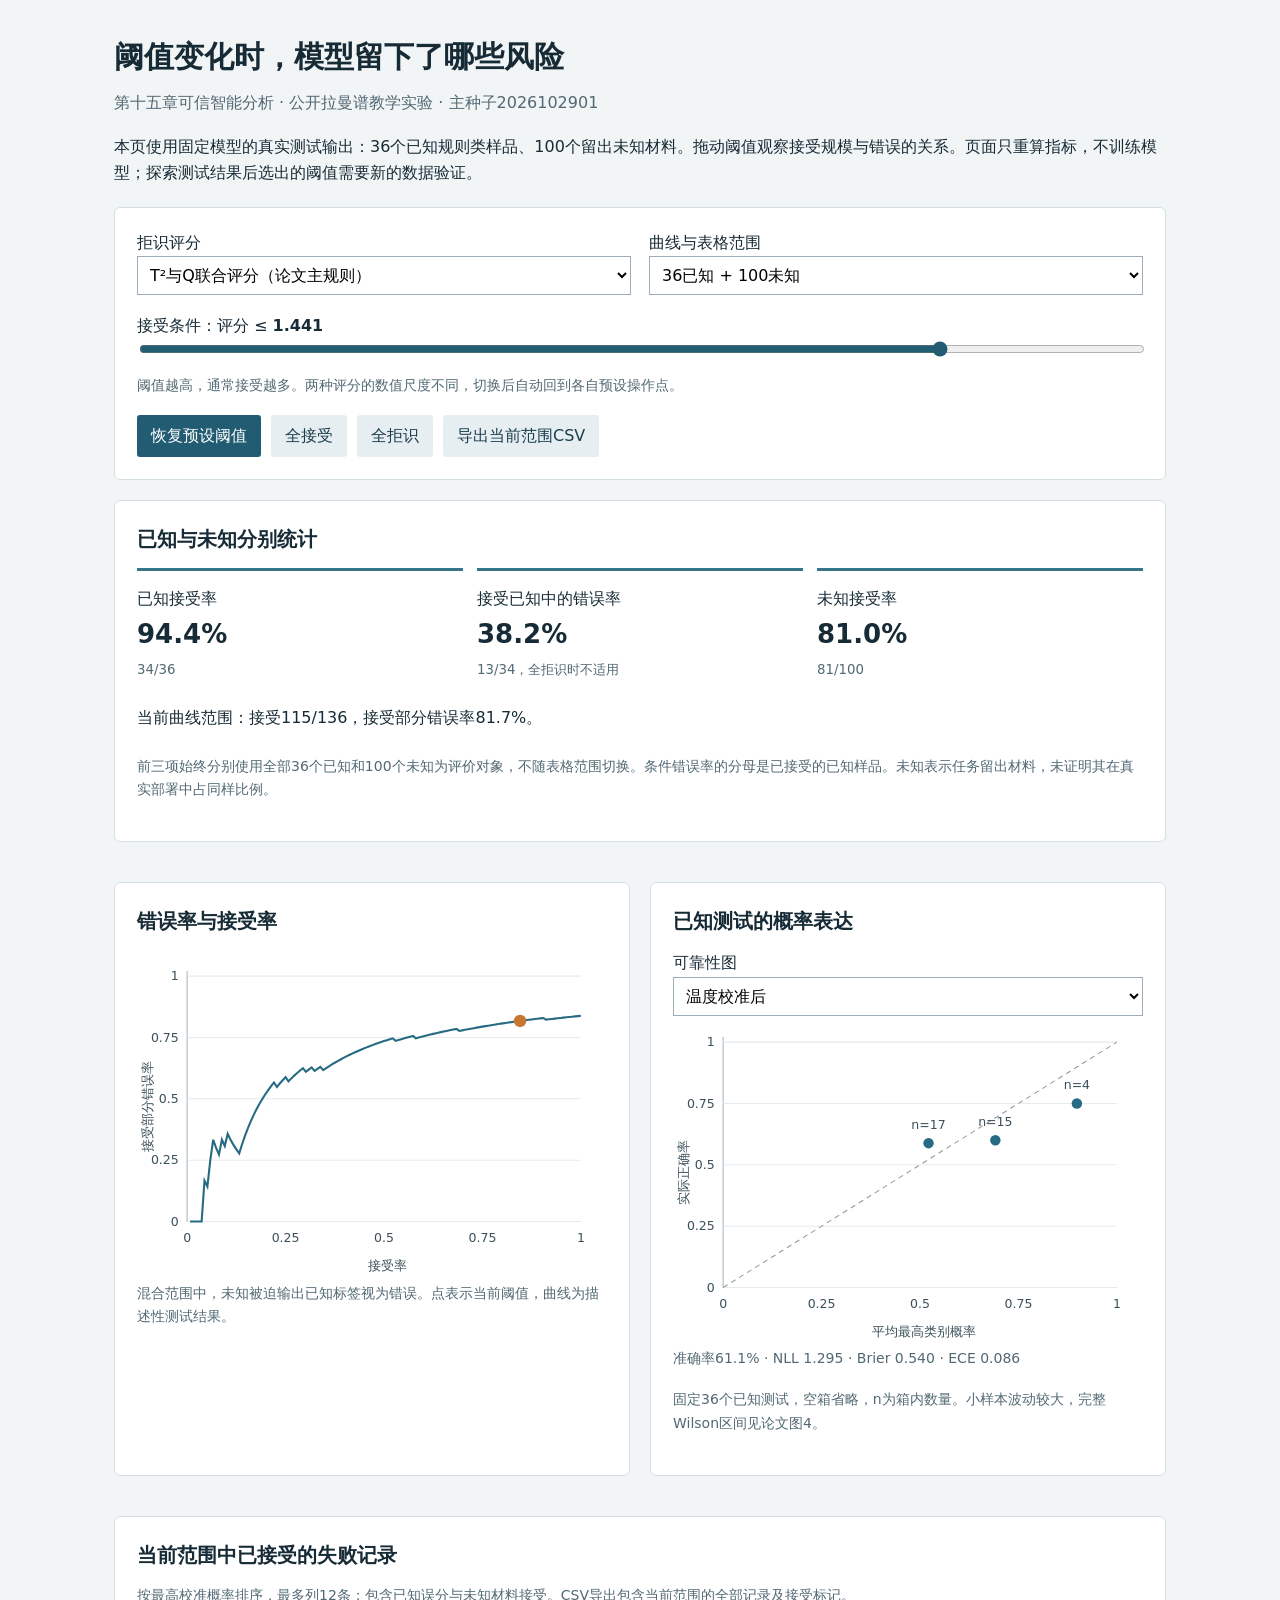
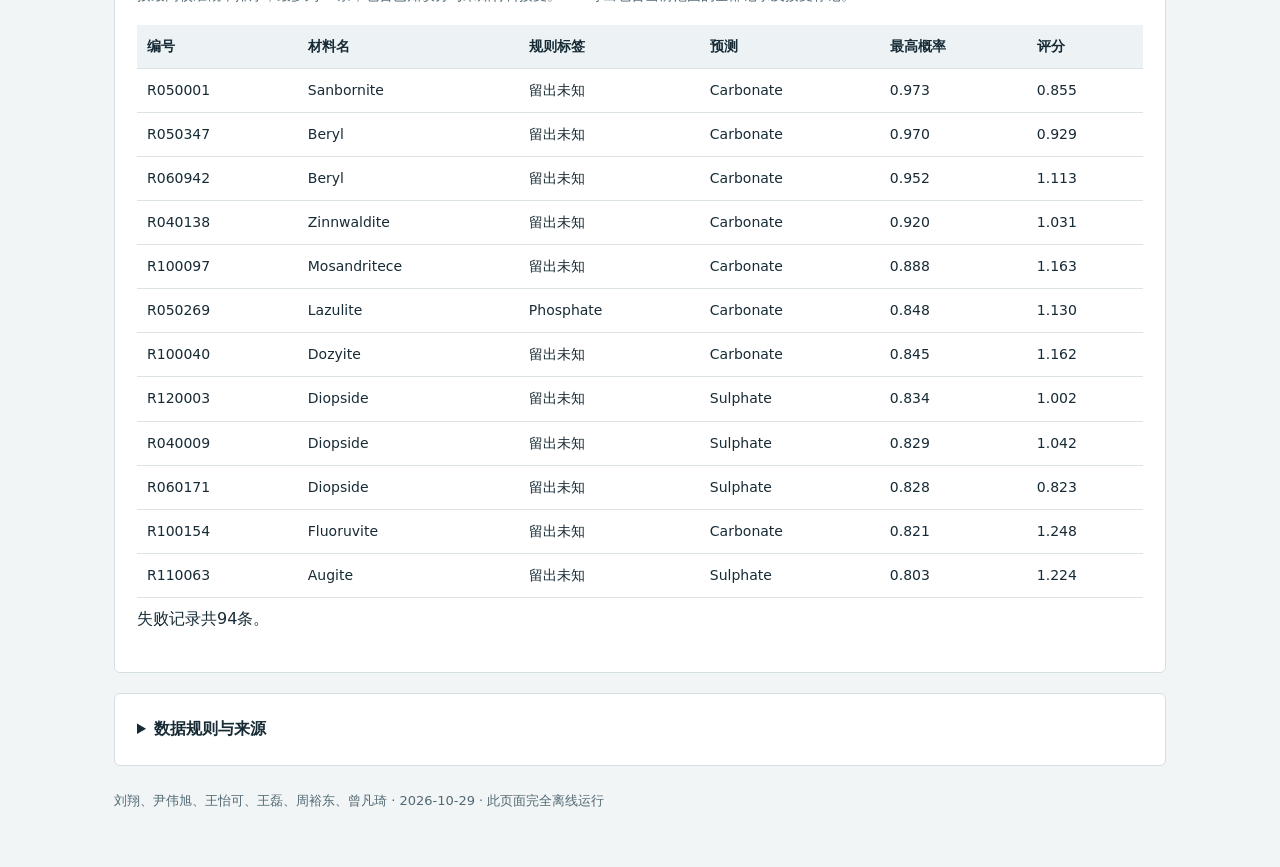
<file: assets/ch15/threshold-lab.html>
<!doctype html>
<html lang="zh-CN"><meta charset="utf-8"><meta name="viewport" content="width=device-width,initial-scale=1"><title>可信智能分析 阈值与风险</title>
<style>
:root{font-family:"Microsoft YaHei",system-ui,sans-serif;color:#172b36;background:#f2f5f6;line-height:1.65}*{box-sizing:border-box}body{margin:0}main{max-width:1100px;margin:auto;padding:32px 24px}h1{font-size:30px;margin:0}h2{font-size:20px;margin:0 0 12px}p{margin:8px 0 18px}.muted{color:#536873}.panel{background:#fff;padding:22px;margin:20px 0;border:1px solid #d3dfe3;border-radius:6px}.controls{display:grid;grid-template-columns:1fr 1fr;gap:18px}select,button,input{font:inherit}select{width:100%;padding:8px;border:1px solid #9bafb9;background:white}button{padding:8px 14px;background:#225c72;color:white;border:0;border-radius:3px;cursor:pointer}button.secondary{background:#e7eef1;color:#183e4d}button:focus-visible,select:focus-visible,input:focus-visible{outline:3px solid #d08428;outline-offset:3px}.threshold{margin-top:18px}input[type=range]{width:100%;accent-color:#225c72}output{font-variant-numeric:tabular-nums;font-weight:700}.buttons{display:flex;flex-wrap:wrap;gap:10px;margin-top:10px}.stats{display:grid;grid-template-columns:repeat(3,1fr);gap:14px}.stat{padding:15px 0;border-top:3px solid #367489}.stat strong{font-size:26px;display:block}.stat small{color:#526974}.charts{display:grid;grid-template-columns:1fr 1fr;gap:20px}svg{display:block;width:100%;background:#fff}svg text{font-family:inherit;font-size:12px;fill:#3b505b}.note{font-size:14px;color:#526974}.scroll{overflow:auto}table{width:100%;border-collapse:collapse;font-size:14px}th,td{text-align:left;padding:10px;border-bottom:1px solid #dbe3e7;white-space:nowrap}th{background:#edf3f5}a{color:#225c72}footer{font-size:13px;color:#526974;margin:24px 0}.live{min-height:32px}details{margin-top:16px}summary{cursor:pointer;font-weight:600}@media(max-width:650px){main{padding:20px 14px}h1{font-size:24px}.panel{padding:16px}.controls,.charts{grid-template-columns:1fr}.stats{grid-template-columns:1fr}.stat strong{display:inline;margin-right:12px}button{flex:1}}
</style>
<main>
<h1>阈值变化时，模型留下了哪些风险</h1>
<p class="muted">第十五章可信智能分析 · 公开拉曼谱教学实验 · 主种子2026102901</p>
<p>本页使用固定模型的真实测试输出：36个已知规则类样品、100个留出未知材料。拖动阈值观察接受规模与错误的关系。页面只重算指标，不训练模型；探索测试结果后选出的阈值需要新的数据验证。</p>
<section class="panel" aria-label="演示设置">
<div class="controls"><label for="score">拒识评分<select id="score"><option value="ad">T²与Q联合评分（论文主规则）</option><option value="msp">1−最大校准概率（参照）</option></select></label><label for="scope">曲线与表格范围<select id="scope"><option value="mixed">36已知 + 100未知</option><option value="known">仅36个已知测试</option><option value="unknown">仅100个未知材料</option></select></label></div>
<div class="threshold"><label for="threshold">接受条件：评分 ≤ <output id="thresholdValue"></output></label><input id="threshold" type="range" min="0" max="10" step="0.001" aria-describedby="thresholdNote"><p id="thresholdNote" class="note">阈值越高，通常接受越多。两种评分的数值尺度不同，切换后自动回到各自预设操作点。</p></div>
<div class="buttons"><button id="reset">恢复预设阈值</button><button class="secondary" id="all">全接受</button><button class="secondary" id="none">全拒识</button><button class="secondary" id="export">导出当前范围CSV</button></div>
</section>
<section class="panel"><h2>已知与未知分别统计</h2><div class="stats" id="stats" aria-live="polite"></div><p id="mixedRisk" class="live"></p><p class="note">前三项始终分别使用全部36个已知和100个未知为评价对象，不随表格范围切换。条件错误率的分母是已接受的已知样品。未知表示任务留出材料，未证明其在真实部署中占同样比例。</p></section>
<div class="charts"><section class="panel"><h2>错误率与接受率</h2><svg id="risk" viewBox="0 0 450 310" role="img" aria-label="当前范围内的错误率与接受率曲线"></svg><p class="note">混合范围中，未知被迫输出已知标签视为错误。点表示当前阈值，曲线为描述性测试结果。</p></section><section class="panel"><h2>已知测试的概率表达</h2><label for="prob">可靠性图<select id="prob"><option value="after">温度校准后</option><option value="before">校准前</option></select></label><svg id="reliability" viewBox="0 0 450 310" role="img" aria-label="已知测试五等宽箱可靠性图"></svg><p id="probSummary" class="note"></p><p class="note">固定36个已知测试，空箱省略，n为箱内数量。小样本波动较大，完整Wilson区间见论文图4。</p></section></div>
<section class="panel"><h2>当前范围中已接受的失败记录</h2><p class="note">按最高校准概率排序，最多列12条；包含已知误分与未知材料接受。CSV导出包含当前范围的全部记录及接受标记。</p><div class="scroll"><table><thead><tr><th>编号</th><th>材料名</th><th>规则标签</th><th>预测</th><th>最高概率</th><th>评分</th></tr></thead><tbody id="failures"></tbody></table></div><p id="failureCount"></p></section>
<details class="panel"><summary>数据规则与来源</summary><p>已知标签按理想化学式中CO3、SO4、PO4的唯一目标基团规则构成。未知材料含Si与O且不含CO3、SO4、PO4、AsO4，可能包含SiO2，不能统称硅酸盐。标签依赖来源理想式，不是全面矿物鉴定。化学式没有进入模型输入。</p><p>532 nm参考谱经SNV后进入PCA及逻辑回归。训练90、概率校准30、阈值验证24，编号互斥；先导340个编号全部排除。预设阈值只由专用已知验证集确定。没有跨仪器外部验证。</p><p>Celestian, 2025, <a href="https://doi.org/10.5281/zenodo.15717961" target="_blank" rel="noreferrer">Raman Databases for RamanLab software v1</a>，CC BY 4.0；原始RRUFF来源逐谱链接见包内清单。<a href="../../#/docs/ch15">返回第十五章及代码、实验方案与完整输出</a>。</p></details>
<footer>刘翔、尹伟旭、王怡可、王磊、周裕东、曾凡琦 · 2026-10-29 · 此页面完全离线运行</footer>
</main>
<script>
const DATA={"rows": [{"id": "R040114", "unknown": false, "truth": "Carbonate", "pred": "Carbonate", "name": "Magnesite", "formula": "MgCO3", "before": [0.9631700922666967, 0.02942712897822543, 0.007402778755077923], "after": [0.8887627616923938, 0.08024557121008107, 0.03099166709752524], "ad": 0.6129878077459785}, {"id": "R050267", "unknown": false, "truth": "Carbonate", "pred": "Carbonate", "name": "Witherite", "formula": "BaCO3", "before": [0.8743029467932862, 0.10890753544216951, 0.016789517764544425], "after": [0.7671918157584856, 0.18251433672785244, 0.05029384751366206], "ad": 1.3278198933389693}, {"id": "R050598", "unknown": false, "truth": "Carbonate", "pred": "Sulphate", "name": "Callaghanite", "formula": "Cu2Mg2CO3(OH)6·2H2O", "before": [0.4656693220457863, 0.5098004957838601, 0.02453018217035355], "after": [0.4554052215692836, 0.4847366409071494, 0.05985813752356686], "ad": 1.3554370990628313}, {"id": "R060234", "unknown": false, "truth": "Carbonate", "pred": "Carbonate", "name": "Artinite", "formula": "Mg2CO3(OH)2·3H2O", "before": [0.9828914137840308, 0.014187990906572516, 0.0029205953093967324], "after": [0.9328731257366043, 0.050231775289073646, 0.01689509897432198], "ad": 0.46851573063713436}, {"id": "R060776", "unknown": false, "truth": "Carbonate", "pred": "Carbonate", "name": "Tunisite", "formula": "NaCa2Al4(CO3)4(OH)8Cl", "before": [0.5911215767111375, 0.3833814890300427, 0.02549693425881973], "after": [0.5386606512612909, 0.3996521780753662, 0.061687170663342825], "ad": 1.510003629414282}, {"id": "R061067", "unknown": false, "truth": "Carbonate", "pred": "Carbonate", "name": "Alumohydrocalcite", "formula": "CaAl2(CO3)2(OH)4·3H2O", "before": [0.4510507952333769, 0.3906465516426943, 0.15830265312392877], "after": [0.4181466376802792, 0.3786895611623786, 0.2031638011573422], "ad": 0.609861173508727}, {"id": "R070678", "unknown": false, "truth": "Carbonate", "pred": "Carbonate", "name": "Reevesite", "formula": "Ni6Fe3+2CO3(OH)16·4H2O", "before": [0.8185401191840397, 0.16298200163990081, 0.018477879176059454], "after": [0.7132652485042762, 0.23446138427936694, 0.05227336721635681], "ad": 1.0107701619004485}, {"id": "R080131", "unknown": false, "truth": "Carbonate", "pred": "Sulphate", "name": "Roubaultite", "formula": "Cu2O2(UO2)3(CO3)2(OH)2·4H2O", "before": [0.3787667997324668, 0.6210985109581049, 0.00013468930942842896], "after": [0.41485830592580986, 0.5834029506059594, 0.0017387434682308034], "ad": 0.7577764957562481}, {"id": "R090018", "unknown": false, "truth": "Carbonate", "pred": "Carbonate", "name": "Rutherfordine", "formula": "(UO2)CO3", "before": [0.7997713846773313, 0.19703689274932948, 0.003191722573339152], "after": [0.7128157528605806, 0.2713637826051115, 0.0158204645343079], "ad": 1.0011056175610098}, {"id": "R100053", "unknown": false, "truth": "Carbonate", "pred": "Carbonate", "name": "Pyroaurite", "formula": "Mg6Fe3+2CO3(OH)16·4H2O", "before": [0.8954829052801614, 0.09755717875770384, 0.006959915962134827], "after": [0.7986911419245639, 0.1732425822084698, 0.02806627586696641], "ad": 0.9385022737157778}, {"id": "R100054", "unknown": false, "truth": "Carbonate", "pred": "Carbonate", "name": "Armangite", "formula": "Mn2+26As3+18O50(CO3)(OH)4", "before": [0.6847923387822358, 0.3151435398880667, 6.412132969740769e-05], "after": [0.6299875253115804, 0.36896011171911497, 0.0010523629693046422], "ad": 1.1436027666670359}, {"id": "R100063", "unknown": false, "truth": "Carbonate", "pred": "Carbonate", "name": "SchuilingiteNd", "formula": "CuPbNd(CO3)3(OH)·1.5H2O", "before": [0.9785264553963546, 0.019308716429606663, 0.002164828174038683], "after": [0.9245785696491249, 0.0617578869623182, 0.013663543388557048], "ad": 0.672188588148754}, {"id": "R050052", "unknown": false, "truth": "Sulphate", "pred": "Sulphate", "name": "Anglesite", "formula": "PbSO4", "before": [0.005048828421199416, 0.5544913575764583, 0.4404598140023424], "after": [0.02070996298541906, 0.5284206754848748, 0.450869361529706], "ad": 0.3841020274908889}, {"id": "R060596", "unknown": false, "truth": "Sulphate", "pred": "Sulphate", "name": "Nickelhexahydrite", "formula": "NiSO4·6H2O", "before": [0.332553095419324, 0.6290109818229943, 0.03843592275768184], "after": [0.36001538706823316, 0.5586461433119219, 0.08133846961984492], "ad": 1.2161197302282314}, {"id": "R060751", "unknown": false, "truth": "Sulphate", "pred": "Sulphate", "name": "Aubertite", "formula": "Cu2+Al(SO4)2Cl·14H2O", "before": [0.06416576371343442, 0.5747005834611203, 0.3611336528254453], "after": [0.113333399953135, 0.513728419663235, 0.3729381803836301], "ad": 0.5942489478515609}, {"id": "R060821", "unknown": false, "truth": "Sulphate", "pred": "Phosphate", "name": "Copiapite", "formula": "Fe2+Fe3+4(SO4)6(OH)2·20H2O", "before": [0.001425396797525852, 0.29043039165282913, 0.708144211549645], "after": [0.008905450889470123, 0.34792432120572453, 0.6431702279048053], "ad": 0.8087262514638011}, {"id": "R060831", "unknown": false, "truth": "Sulphate", "pred": "Phosphate", "name": "Glaucocerinite", "formula": "Zn1-xAlx(SO4)x/2(OH)2·nH2O", "before": [0.006326775072174889, 0.4746350094624088, 0.5190382154654164], "after": [0.024103970087350084, 0.4729114531044721, 0.5029845768081779], "ad": 0.39062134032599155}, {"id": "R070121", "unknown": false, "truth": "Sulphate", "pred": "Carbonate", "name": "Hauyne", "formula": "Na3Ca(Si3Al3)O12(SO4)", "before": [0.6005257303106994, 0.29383311569819787, 0.10564115399110273], "after": [0.5228076442489205, 0.31940385684558986, 0.1577884989054896], "ad": 1.0020292905122996}, {"id": "R070500", "unknown": false, "truth": "Sulphate", "pred": "Sulphate", "name": "Cyanotrichite", "formula": "Cu4Al2SO4(OH)12·2H2O", "before": [0.1743628148183389, 0.7279938081796278, 0.09764337700203342], "after": [0.22994284700066994, 0.6158768590110119, 0.1541802939883182], "ad": 0.889314171090836}, {"id": "R070597", "unknown": false, "truth": "Sulphate", "pred": "Sulphate", "name": "Boussingaultite", "formula": "(NH4)2Mg(SO4)2·6H2O", "before": [0.03162064002864605, 0.6692888072858209, 0.29909055268553314], "after": [0.07190381184121604, 0.589672024277277, 0.3384241638815069], "ad": 0.3997715531349017}, {"id": "R070601", "unknown": false, "truth": "Sulphate", "pred": "Phosphate", "name": "Alunogen", "formula": "Al2(SO4)3(H2O)12·5H2O", "before": [0.026507191411857322, 0.4630201109724611, 0.5104726976156816], "after": [0.06302145283595527, 0.4527400230134265, 0.48423852415061824], "ad": 0.5309048298580225}, {"id": "R070652", "unknown": false, "truth": "Sulphate", "pred": "Sulphate", "name": "Dolerophanite", "formula": "Cu2OSO4", "before": [0.0022014997822089794, 0.606591634268681, 0.39120686594910997], "after": [0.011812402712660142, 0.568229645258922, 0.41995795202841785], "ad": 0.33840020064552123}, {"id": "R100021", "unknown": false, "truth": "Sulphate", "pred": "Sulphate", "name": "Kainite", "formula": "KMg(SO4)Cl·3H2O", "before": [0.00827246873592768, 0.5367473107838889, 0.4549802204801833], "after": [0.028909102197203957, 0.5131757790110834, 0.4579151187917128], "ad": 1.0373293863880282}, {"id": "R110213", "unknown": false, "truth": "Sulphate", "pred": "Sulphate", "name": "Changoite", "formula": "Na2Zn(SO4)2·4H2O", "before": [0.0668915053191087, 0.6189231991667584, 0.3141852955141328], "after": [0.11708806448100179, 0.5427844442166653, 0.3401274913023329], "ad": 0.5349030605858667}, {"id": "R050186", "unknown": false, "truth": "Phosphate", "pred": "Sulphate", "name": "Triplite", "formula": "Mn2+2(PO4)F", "before": [0.013662363165666767, 0.617405586065705, 0.3689320507686283], "after": [0.040760005288314784, 0.5638617254597011, 0.39537826925198416], "ad": 0.4007035632688367}, {"id": "R050264", "unknown": false, "truth": "Phosphate", "pred": "Sulphate", "name": "Pseudomalachite", "formula": "Cu5(PO4)2(OH)4", "before": [0.15899959702157548, 0.7118492493383338, 0.12915115364009078], "after": [0.2138165422213373, 0.6009187301089667, 0.185264727669696], "ad": 1.1442607286209467}, {"id": "R050269", "unknown": false, "truth": "Phosphate", "pred": "Carbonate", "name": "Lazulite", "formula": "MgAl2(PO4)2(OH)2", "before": [0.9343208458007964, 0.060246949766693626, 0.005432204432509912], "after": [0.8475533354987428, 0.12806482928001917, 0.02438183522123807], "ad": 1.130461180749975}, {"id": "R050468", "unknown": false, "truth": "Phosphate", "pred": "Phosphate", "name": "Paravauxite", "formula": "Fe2+Al2(PO4)2(OH)2·8H2O", "before": [0.0043036869371059034, 0.41768833331140437, 0.5780079797514898], "after": [0.018607193300874337, 0.43598078163216103, 0.5454120250669645], "ad": 0.38722806676641025}, {"id": "R050494", "unknown": false, "truth": "Phosphate", "pred": "Sulphate", "name": "Triphylite", "formula": "LiFe2+PO4", "before": [0.2621932209990001, 0.445248865483988, 0.2925579135170119], "after": [0.2841664252742496, 0.409369086416816, 0.30646448830893436], "ad": 1.3717139325927172}, {"id": "R050518", "unknown": false, "truth": "Phosphate", "pred": "Phosphate", "name": "Hydroxylherderite", "formula": "CaBePO4(OH)", "before": [9.924997819934242e-05, 0.3219921106821169, 0.6779086393396838], "after": [0.001420053210279295, 0.37390584831854307, 0.6246740984711777], "ad": 0.4206052373908567}, {"id": "R060676", "unknown": false, "truth": "Phosphate", "pred": "Carbonate", "name": "Vauquelinite", "formula": "Cu2+Pb2(CrO4)(PO4)(OH)", "before": [0.8031522134710883, 0.1968455323843204, 2.2541445912626e-06], "after": [0.7249098010940671, 0.2749822973158414, 0.0001079015900915834], "ad": 0.972794567283649}, {"id": "R060926", "unknown": false, "truth": "Phosphate", "pred": "Carbonate", "name": "Vauquelinite", "formula": "Cu2+Pb2(CrO4)(PO4)(OH)", "before": [0.8062877553323208, 0.19371126010377382, 9.845639053716998e-07], "after": [0.7276767806000112, 0.27226219221977155, 6.102718021717198e-05], "ad": 1.095851688231998}, {"id": "R070465", "unknown": false, "truth": "Phosphate", "pred": "Carbonate", "name": "Lomonosovite", "formula": "Na5Ti2(Si2O7)(PO4)O2", "before": [0.7699261698902464, 0.2012842549780509, 0.02878957513170255], "after": [0.666499762118005, 0.26432965558723476, 0.06917058229476032], "ad": 1.6174881139554738}, {"id": "R070732", "unknown": false, "truth": "Phosphate", "pred": "Phosphate", "name": "Juonniite", "formula": "CaMgSc(PO4)2(OH)·4H2O", "before": [0.0003562081236147026, 0.16501529421092387, 0.8346284976654615], "after": [0.0035686637737447555, 0.24560802204272708, 0.7508233141835281], "ad": 0.268300023908329}, {"id": "R100024", "unknown": false, "truth": "Phosphate", "pred": "Phosphate", "name": "Overite", "formula": "CaMgAl(PO4)2(OH)·4H2O", "before": [0.0027298234655030442, 0.22770325938995142, 0.7695669171445455], "after": [0.014089112563402059, 0.2973893590164717, 0.6885215284201263], "ad": 0.3680054299974097}, {"id": "R100068", "unknown": false, "truth": "Phosphate", "pred": "Sulphate", "name": "Nissonite", "formula": "Cu2Mg2(PO4)2(OH)2·5H2O", "before": [0.12872641558210865, 0.8239533373092159, 0.04732024710867543], "after": [0.19617759900910642, 0.7054133803880438, 0.09840902060284981], "ad": 1.317298813345839}, {"id": "R040001", "unknown": true, "truth": "unknown", "pred": "Carbonate", "name": "Andradite", "formula": "Ca3Fe3+2(SiO4)3", "before": [0.7214006975583848, 0.27849583060038297, 0.0001034718412323534], "after": [0.6574218821169077, 0.3411046167199815, 0.0014735011631109342], "ad": 1.2485308861866138}, {"id": "R040009", "unknown": true, "truth": "unknown", "pred": "Sulphate", "name": "Diopside", "formula": "CaMgSi2O6", "before": [0.02347343007957649, 0.9296818488172882, 0.04684472110313523], "after": [0.06561070874212248, 0.8287455573985251, 0.1056437338593525], "ad": 1.0422831478278016}, {"id": "R040028", "unknown": true, "truth": "unknown", "pred": "Sulphate", "name": "Dioptase", "formula": "CuSiO3·H2O", "before": [0.0619706721273127, 0.8809326037933174, 0.05709672407936981], "after": [0.12228242074647833, 0.7621490263927223, 0.11556855286079933], "ad": 1.0951462632028812}, {"id": "R040043", "unknown": true, "truth": "unknown", "pred": "Carbonate", "name": "Marialite", "formula": "Na4Al3Si9O24Cl", "before": [0.8408536287338726, 0.14984490696364627, 0.009301464302480958], "after": [0.7411059708964027, 0.22567738153592654, 0.03321664756767065], "ad": 1.0984567743233262}, {"id": "R040056", "unknown": true, "truth": "unknown", "pred": "Sulphate", "name": "Serandite", "formula": "NaMn2+2Si3O8(OH)", "before": [0.011815074036932533, 0.6667108145004613, 0.3214741114626062], "after": [0.03721147503353484, 0.5999421523954771, 0.362846372570988], "ad": 1.2909767339389193}, {"id": "R040065", "unknown": true, "truth": "unknown", "pred": "Carbonate", "name": "Grossular", "formula": "Ca3Al2(SiO4)3", "before": [0.7492757782007792, 0.2505626379329435, 0.00016158386627727382], "after": [0.678925243787809, 0.31905906920125343, 0.002015687010937593], "ad": 1.1174775055359514}, {"id": "R040071", "unknown": true, "truth": "unknown", "pred": "Carbonate", "name": "Humite", "formula": "Mg7(SiO4)3(F,OH)2", "before": [0.81819763475817, 0.18177666167096368, 2.5703570866233e-05], "after": [0.7378492523781159, 0.26157021420868926, 0.0005805334131949079], "ad": 1.0668941035869661}, {"id": "R040084", "unknown": true, "truth": "unknown", "pred": "Phosphate", "name": "Cordierite", "formula": "Mg2Al4Si5O18", "before": [0.013633968900039305, 0.3878246075112627, 0.598541423588698], "after": [0.040626153650360874, 0.4084687786901711, 0.550905067659468], "ad": 1.1305981886734358}, {"id": "R040085", "unknown": true, "truth": "unknown", "pred": "Carbonate", "name": "Clinozoisite", "formula": "Ca2Al3(Si2O7)(SiO4)O(OH)", "before": [0.47729531670108644, 0.3781160262659649, 0.1445886570329486], "after": [0.43655864850814285, 0.37179579668292406, 0.19164555480893306], "ad": 1.4367113199947645}, {"id": "R040119", "unknown": true, "truth": "unknown", "pred": "Sulphate", "name": "Kyanite", "formula": "Al2OSiO4", "before": [0.33110484977755755, 0.5874285966413145, 0.0814665535811279], "after": [0.34903106496797554, 0.5182150640103058, 0.13275387102171865], "ad": 1.1659183733887604}, {"id": "R040121", "unknown": true, "truth": "unknown", "pred": "Carbonate", "name": "Topaz", "formula": "Al2SiO4F2", "before": [0.6489936594918492, 0.324766143628613, 0.026240196879537867], "after": [0.5780327681995873, 0.35865736034958734, 0.06330987145082544], "ad": 1.4931414815328445}, {"id": "R040137", "unknown": true, "truth": "unknown", "pred": "Carbonate", "name": "Talc", "formula": "Mg3Si4O10(OH)2", "before": [0.5834646300613414, 0.40357881802153994, 0.012956551917118754], "after": [0.5411055707309664, 0.41968493763429876, 0.03920949163473488], "ad": 1.6153589271905178}, {"id": "R040138", "unknown": true, "truth": "unknown", "pred": "Carbonate", "name": "Zinnwaldite", "formula": "K(Al,Fe,Li)3(Si,Al)4O10(OH)F", "before": [0.9745954603806182, 0.024594279566945182, 0.0008102600524365479], "after": [0.9202458376836158, 0.07282778658384041, 0.0069263757325437], "ad": 1.0312369599586864}, {"id": "R040140", "unknown": true, "truth": "unknown", "pred": "Carbonate", "name": "Mesolite", "formula": "Na2Ca2(Si9Al6)O30·8H2O", "before": [0.7950488792526785, 0.18816308125281817, 0.016788039494503394], "after": [0.694305833689638, 0.257099975365732, 0.04859419094462996], "ad": 1.0444957941784017}, {"id": "R040141", "unknown": true, "truth": "unknown", "pred": "Sulphate", "name": "Sodalite", "formula": "Na4Si3Al3O12Cl", "before": [0.3932531061151089, 0.4954206353490143, 0.11132625853587672], "after": [0.38586969986978376, 0.45246587583579845, 0.16166442429441788], "ad": 1.1907243069492823}, {"id": "R040174", "unknown": true, "truth": "unknown", "pred": "Carbonate", "name": "Stellerite", "formula": "Ca4(Si28Al8)O72·28H2O", "before": [0.664603217691742, 0.3352966101243278, 0.00010017218393013472], "after": [0.6148959432446254, 0.3836779358180497, 0.0014261209373248845], "ad": 0.8529623009841971}, {"id": "R050001", "unknown": true, "truth": "unknown", "pred": "Carbonate", "name": "Sanbornite", "formula": "BaSi2O5", "before": [0.9958644676302117, 0.00323057471297898, 0.0009049576568092595], "after": [0.9734795595380229, 0.018730072054259358, 0.007790368407717617], "ad": 0.8553429215475686}, {"id": "R050002", "unknown": true, "truth": "unknown", "pred": "Carbonate", "name": "Barysilite", "formula": "Pb8Mn(Si2O7)3", "before": [0.7841544869498204, 0.21124048179976368, 0.004605031250416118], "after": [0.6974284559171886, 0.2823693571058274, 0.020202186976983953], "ad": 1.424414218042247}, {"id": "R050035", "unknown": true, "truth": "unknown", "pred": "Carbonate", "name": "Vesuvianite", "formula": "(Ca,Na)19(Al,Mg,Fe)13(SiO4)10(Si2O7)4(OH,F,O)10", "before": [0.7900284891394146, 0.2053133553323557, 0.004658155528229653], "after": [0.7022394039762059, 0.27736278252166585, 0.020397813502128263], "ad": 1.5765352844932754}, {"id": "R050038", "unknown": true, "truth": "unknown", "pred": "Carbonate", "name": "Zoisite", "formula": "Ca2Al3(Si2O7)(SiO4)O(OH)", "before": [0.7399041519817089, 0.2470687038710061, 0.013027144147284982], "after": [0.6530725775743872, 0.30660177461000854, 0.04032564781560427], "ad": 1.4426680986823117}, {"id": "R050042", "unknown": true, "truth": "unknown", "pred": "Carbonate", "name": "Lawsonite", "formula": "CaAl2Si2O7(OH)2·H2O", "before": [0.6794334551119403, 0.26597523268606293, 0.05459131220199685], "after": [0.5883381387665964, 0.3082070736925447, 0.10345478754085911], "ad": 1.3476272613758147}, {"id": "R050068", "unknown": true, "truth": "unknown", "pred": "Carbonate", "name": "Phlogopite", "formula": "KMg3(Si3Al)O10(OH)2", "before": [0.9218264429156289, 0.07318298393182121, 0.004990573152549722], "after": [0.832099366203422, 0.14511197926880176, 0.022788654527776175], "ad": 1.557146252240465}, {"id": "R050075", "unknown": true, "truth": "unknown", "pred": "Sulphate", "name": "ChabaziteCa", "formula": "Ca2Al4Si8O24·13H2O", "before": [0.38857476799105145, 0.5781467985102772, 0.03327843349867136], "after": [0.4001834344876301, 0.5262828861530556, 0.07353367935931418], "ad": 1.2826264934106077}, {"id": "R050081", "unknown": true, "truth": "unknown", "pred": "Carbonate", "name": "Grossular", "formula": "Ca3Al2(SiO4)3", "before": [0.7111150136590961, 0.28884850578855986, 3.6480552343921065e-05], "after": [0.6499966454753132, 0.34928622583631885, 0.0007171286883678945], "ad": 1.0877298905463118}, {"id": "R050083", "unknown": true, "truth": "unknown", "pred": "Carbonate", "name": "Scolecite", "formula": "Ca(Si3Al2)O10·3H2O", "before": [0.6576039594403789, 0.2993048654968491, 0.04309117506277199], "after": [0.5767008876487794, 0.3351884160208093, 0.08811069633041124], "ad": 1.0447620994778515}, {"id": "R050084", "unknown": true, "truth": "unknown", "pred": "Sulphate", "name": "FluorapophylliteK", "formula": "KCa4Si8O20F·8H2O", "before": [0.15552894879516282, 0.46409227593080443, 0.38037877527403285], "after": [0.2009146754172885, 0.4268937919488983, 0.3721915326338131], "ad": 0.8645558400598365}, {"id": "R050088", "unknown": true, "truth": "unknown", "pred": "Carbonate", "name": "Bultfonteinite", "formula": "Ca2[SiO3(OH)]F·H2O", "before": [0.6354917203022028, 0.36443310030763815, 7.517939015913126e-05], "after": [0.5939823804093052, 0.4048518587875733, 0.0011657608031215337], "ad": 0.7819180217883009}, {"id": "R050112", "unknown": true, "truth": "unknown", "pred": "Carbonate", "name": "Pyrope", "formula": "Mg3Al2(SiO4)3", "before": [0.6952722696813832, 0.2931236571448581, 0.011604073173758623], "after": [0.620791452451296, 0.34226320502541413, 0.03694534252328996], "ad": 1.6444226385877299}, {"id": "R050167", "unknown": true, "truth": "unknown", "pred": "Carbonate", "name": "Tremolite", "formula": "[box]Ca2Mg5Si8O22(OH)2", "before": [0.6434839106032932, 0.342918565355579, 0.013597524041127762], "after": [0.5820698931481484, 0.377170826039046, 0.04075928081280556], "ad": 1.4294134504749976}, {"id": "R050172", "unknown": true, "truth": "unknown", "pred": "Carbonate", "name": "Fluoruvite", "formula": "CaMg3(Al5Mg)(Si6O18)(BO3)3(OH)3F", "before": [0.6926258321101277, 0.3025565721397354, 0.004817595750136987], "after": [0.6259628085618452, 0.3536613076967681, 0.020375883741386772], "ad": 1.2428510340524768}, {"id": "R050220", "unknown": true, "truth": "unknown", "pred": "Carbonate", "name": "Jadeite", "formula": "NaAlSi2O6", "before": [0.5692258381995542, 0.41468346498769937, 0.01609069681274648], "after": [0.5292657985507935, 0.4254403135155415, 0.04529388793366505], "ad": 1.4349552306420637}, {"id": "R050339", "unknown": true, "truth": "unknown", "pred": "Sulphate", "name": "Gedrite", "formula": "[box]Mg2(Mg3Al2)(Si6Al2)O22(OH)2", "before": [0.13836135957207835, 0.7686617137778904, 0.09297692665003121], "after": [0.19914036508010793, 0.6494523772556463, 0.15140725766424573], "ad": 1.408729906580377}, {"id": "R050347", "unknown": true, "truth": "unknown", "pred": "Carbonate", "name": "Beryl", "formula": "Be3Al2Si6O18", "before": [0.9945876451090907, 0.004883875190870536, 0.0005284797000389634], "after": [0.969806687433966, 0.024832092804615017, 0.005361219761418876], "ad": 0.9288193752964946}, {"id": "R050487", "unknown": true, "truth": "unknown", "pred": "Carbonate", "name": "Elbaite", "formula": "Na(Al1.5Li1.5)Al6(Si6O18)(BO3)3(OH)3OH", "before": [0.699688907702576, 0.29775436934262584, 0.0025567229547980757], "after": [0.6346057074455271, 0.35214000404134965, 0.0132542885131232], "ad": 1.069904295954721}, {"id": "R050514", "unknown": true, "truth": "unknown", "pred": "Carbonate", "name": "Arfvedsonite", "formula": "NaNa2(Fe2+4Fe3+)Si8O22(OH)2", "before": [0.5056121316710062, 0.27023567682577776, 0.22415219150321614], "after": [0.450437430945339, 0.29246522479077036, 0.2570973442638907], "ad": 0.9895731206264394}, {"id": "R050553", "unknown": true, "truth": "unknown", "pred": "Sulphate", "name": "Zunyite", "formula": "Al13Si5O20(OH,F)18Cl", "before": [0.1971312233220355, 0.6650527527901796, 0.13781602388778483], "after": [0.24427805991629198, 0.5648606096641521, 0.19086133041955605], "ad": 1.3182570706222843}, {"id": "R060030", "unknown": true, "truth": "unknown", "pred": "Sulphate", "name": "Kalsilite", "formula": "KAlSiO4", "before": [0.47829714114502825, 0.49301673654247524, 0.028686122312496537], "after": [0.4619250477436467, 0.4716787340611547, 0.06639621819519854], "ad": 1.5575635708679285}, {"id": "R060043", "unknown": true, "truth": "unknown", "pred": "Carbonate", "name": "Richterite", "formula": "Na(CaNa)Mg5Si8O22(OH)2", "before": [0.8463780045427262, 0.1490419927280934, 0.004580002729180464], "after": [0.7522188791856794, 0.22718668398333342, 0.02059443683098703], "ad": 1.4037325852962181}, {"id": "R060044", "unknown": true, "truth": "unknown", "pred": "Carbonate", "name": "Ferroedenite", "formula": "NaCa2Fe2+5(Si7Al)O22(OH)2", "before": [0.6304980254405084, 0.3243083942289505, 0.04519358033054116], "after": [0.5571376303016956, 0.35230899514436526, 0.09055337455393915], "ad": 1.0659186341145115}, {"id": "R060049", "unknown": true, "truth": "unknown", "pred": "Carbonate", "name": "Cuspidine", "formula": "Ca4(Si2O7)F2", "before": [0.5579006606215526, 0.42211207544250046, 0.019987263935946877], "after": [0.5192522110791538, 0.4284257569156251, 0.05232203200522112], "ad": 1.6247384172145616}, {"id": "R060062", "unknown": true, "truth": "unknown", "pred": "Sulphate", "name": "Grunerite", "formula": "[box]Fe2+7Si8O22(OH)2", "before": [0.20288656086728155, 0.7159392970199255, 0.08117414211279285], "after": [0.25530131556336066, 0.6089307859120406, 0.13576789852459875], "ad": 1.5648937464386907}, {"id": "R060069", "unknown": true, "truth": "unknown", "pred": "Sulphate", "name": "Dumortierite", "formula": "AlAl6BSi3O18", "before": [0.06175275806811612, 0.5890607440534104, 0.3491864978784736], "after": [0.11067556460594895, 0.5239530167623676, 0.3653714186316834], "ad": 1.1409093760709836}, {"id": "R060073", "unknown": true, "truth": "unknown", "pred": "Carbonate", "name": "Sapphirine", "formula": "Mg4(Mg3Al9)O4[Si3Al9O36]", "before": [0.6811668246887161, 0.306221538557575, 0.012611636753708971], "after": [0.6096770339114664, 0.3513486514468096, 0.038974314641723906], "ad": 1.5028818469444918}, {"id": "R060087", "unknown": true, "truth": "unknown", "pred": "Sulphate", "name": "Wickenburgite", "formula": "Pb3CaAl2Si10O27·4H2O", "before": [0.007444668442580772, 0.7566038646464102, 0.23595146691100902], "after": [0.027762743282790495, 0.6714971885375549, 0.3007400681796545], "ad": 1.0817089114321012}, {"id": "R060147", "unknown": true, "truth": "unknown", "pred": "Sulphate", "name": "Tobermorite", "formula": "Ca5Si6O16(OH)2·nH2O", "before": [0.1636110251389476, 0.684710651451449, 0.15167832340960338], "after": [0.21589563993944066, 0.579190588928441, 0.2049137711321184], "ad": 1.3677788899874532}, {"id": "R060170", "unknown": true, "truth": "unknown", "pred": "Carbonate", "name": "Vesuvianite", "formula": "(Ca,Na)19(Al,Mg,Fe)13(SiO4)10(Si2O7)4(OH,F,O)10", "before": [0.7111011133675061, 0.2798716817339765, 0.009027204898517544], "after": [0.6348856076724324, 0.33382557761157505, 0.031288814715992576], "ad": 1.4584662710508736}, {"id": "R060171", "unknown": true, "truth": "unknown", "pred": "Sulphate", "name": "Diopside", "formula": "CaMgSi2O6", "before": [0.007234682386267852, 0.9208041458485466, 0.0719611717651855], "after": [0.02930981291800928, 0.8278721791431286, 0.14281800793886204], "ad": 0.8230019404767043}, {"id": "R060199", "unknown": true, "truth": "unknown", "pred": "Carbonate", "name": "Leucophanite", "formula": "NaCaBeSi2O6F", "before": [0.8783119824992345, 0.0708056239017615, 0.050882393599004025], "after": [0.7595383521446246, 0.13386517350843022, 0.10659647434694522], "ad": 0.8142165671439054}, {"id": "R060214", "unknown": true, "truth": "unknown", "pred": "Sulphate", "name": "Elpidite", "formula": "Na2Zr4+Si6O15·3H2O", "before": [0.000611816463094266, 0.5740064852211514, 0.4253816983157544], "after": [0.004901943203942668, 0.5487570066686684, 0.4463410501273889], "ad": 0.4086834188298617}, {"id": "R060245", "unknown": true, "truth": "unknown", "pred": "Carbonate", "name": "Kentrolite", "formula": "Pb2Mn3+2O2(Si2O7)", "before": [0.5834319663807511, 0.257880030845267, 0.15868800277398185], "after": [0.5057748944616791, 0.28808827041718166, 0.20613683512113928], "ad": 1.2091498616119565}, {"id": "R060275", "unknown": true, "truth": "unknown", "pred": "Carbonate", "name": "Anorthite", "formula": "CaAl2Si2O8", "before": [0.5338122272528542, 0.46052887515586083, 0.0056588975912849485], "after": [0.5136803635619663, 0.4639621153491764, 0.022357521088857125], "ad": 1.3717241918324197}, {"id": "R060336", "unknown": true, "truth": "unknown", "pred": "Carbonate", "name": "Sursassite", "formula": "Mn2+2Al3(SiO4)(Si2O7)(OH)3", "before": [0.8315280109524653, 0.15780344876699362, 0.010668540280541022], "after": [0.7311792722694228, 0.232521878158312, 0.03629884957226519], "ad": 1.3686653229280645}, {"id": "R060375", "unknown": true, "truth": "unknown", "pred": "Carbonate", "name": "Tinaksite", "formula": "K2Na(Ca,Mn)2TiOSi7O18(OH)", "before": [0.7412561761042629, 0.22746991496138452, 0.03127390893435256], "after": [0.6427952400643681, 0.2847050693639193, 0.07249969057171259], "ad": 1.5171067000715905}, {"id": "R060391", "unknown": true, "truth": "unknown", "pred": "Carbonate", "name": "Macfallite", "formula": "Ca2Mn3+3(SiO4)(Si2O7)(OH)3", "before": [0.543969294291651, 0.42256926951464036, 0.03346143619370867], "after": [0.5034010714734076, 0.4229669668714811, 0.07363196165511128], "ad": 1.4899780333089718}, {"id": "R060477", "unknown": true, "truth": "unknown", "pred": "Carbonate", "name": "Uvarovite", "formula": "Ca3Cr2(SiO4)3", "before": [0.7778262319408141, 0.22193168365756685, 0.00024208440161899416], "after": [0.7017252232607293, 0.295591878905338, 0.002682897833932769], "ad": 1.2352824163077538}, {"id": "R060570", "unknown": true, "truth": "unknown", "pred": "Sulphate", "name": "Cuprosklodowskite", "formula": "Cu(UO2)2(SiO3OH)2·6H2O", "before": [0.4493269985068871, 0.5504092580962705, 0.0002637433968422953], "after": [0.46380948783639264, 0.5334443753201329, 0.0027461368434744788], "ad": 1.1412864745268878}, {"id": "R060662", "unknown": true, "truth": "unknown", "pred": "Sulphate", "name": "ClinoptiloliteCa", "formula": "Ca3(Si30Al6)O72·20H2O", "before": [0.43259964285641844, 0.5673549573240225, 4.53998195589824e-05], "after": [0.45302989960544215, 0.5461514450972534, 0.0008186552973045148], "ad": 0.767902115776322}, {"id": "R060735", "unknown": true, "truth": "unknown", "pred": "Carbonate", "name": "Ajoite", "formula": "K3Cu2+20Al3Si29O76(OH)16·8H2O", "before": [0.7249122511886367, 0.2686572926028711, 0.006430456208492181], "after": [0.6481103445951175, 0.32694190605186296, 0.024947749353019553], "ad": 1.526160233848047}, {"id": "R060744", "unknown": true, "truth": "unknown", "pred": "Sulphate", "name": "Enstatite", "formula": "MgSiO3", "before": [0.017841711458639744, 0.8409092756688086, 0.14124901287255176], "after": [0.05153585729582562, 0.7339073467365037, 0.21455679596767072], "ad": 1.2754795303482267}, {"id": "R060833", "unknown": true, "truth": "unknown", "pred": "Carbonate", "name": "TsepiniteCa", "formula": "(Ca,K,Na)2-x(Ti,Nb)2Si4O12(OH,O)2·4H2O", "before": [0.6972309253739981, 0.23331767312585627, 0.06945140150014556], "after": [0.5973398248247551, 0.2808503178006493, 0.12180985737459558], "ad": 1.3243570239323712}, {"id": "R060880", "unknown": true, "truth": "unknown", "pred": "Carbonate", "name": "Natroboltwoodite", "formula": "Na(UO2)(SiO3OH)·H2O", "before": [0.6965591629198299, 0.3031361201504758, 0.0003047169296943161], "after": [0.6376070796421344, 0.35931032478125885, 0.0030825955766066995], "ad": 1.3498826521902172}, {"id": "R060910", "unknown": true, "truth": "unknown", "pred": "Sulphate", "name": "Chapmanite", "formula": "Fe3+2Sb3+(SiO4)2(OH)", "before": [0.31529959608756486, 0.6801425820871915, 0.004557821825243689], "after": [0.36326829949313166, 0.6171518275695255, 0.01957987293734279], "ad": 0.9317556585220088}, {"id": "R060942", "unknown": true, "truth": "unknown", "pred": "Carbonate", "name": "Beryl", "formula": "Be3Al2Si6O18", "before": [0.988189056610468, 0.011411243793118826, 0.0003996995964131713], "after": [0.951702757427688, 0.04393815887402187, 0.004359083698290124], "ad": 1.1133656613991647}, {"id": "R061018", "unknown": true, "truth": "unknown", "pred": "Carbonate", "name": "Jinshajiangite", "formula": "NaBaFe2+4Ti2(Si2O7)2O2(OH)2F", "before": [0.8014688597000637, 0.17763072493086535, 0.02090041536907092], "after": [0.6969295881344508, 0.24665320702294857, 0.05641720484260055], "ad": 1.7464842964147114}, {"id": "R061026", "unknown": true, "truth": "unknown", "pred": "Sulphate", "name": "Cronstedtite", "formula": "(Fe2+,Fe3+)3(Si,Fe3+)2O5(OH)4", "before": [0.37298196120058585, 0.6098159798952508, 0.017202058904163393], "after": [0.39629837167905135, 0.5561736030622942, 0.04752802525865444], "ad": 1.549826278466094}, {"id": "R061105", "unknown": true, "truth": "unknown", "pred": "Carbonate", "name": "Epistilbite", "formula": "Ca3(Si18Al6)O48·16H2O", "before": [0.6219261885399199, 0.3778918502382341, 0.00018196122184605933], "after": [0.5837778676858204, 0.4140832885160829, 0.0021388437980967762], "ad": 0.7139545848690119}, {"id": "R061116", "unknown": true, "truth": "unknown", "pred": "Sulphate", "name": "DachiarditeNa", "formula": "Na4(Si20Al4)O48·13H2O", "before": [0.4869752902314827, 0.5041943394107055, 0.008830370357811864], "after": [0.4790973340985988, 0.4907124385993768, 0.03019022730202439], "ad": 1.0439743416821807}, {"id": "R061124", "unknown": true, "truth": "unknown", "pred": "Sulphate", "name": "Winchite", "formula": "[box]NaCa(Mg4Al)Si8O22(OH)2", "before": [0.4406609623418518, 0.44847728235734907, 0.11086175530079909], "after": [0.4169405776742447, 0.4220249280662326, 0.1610344942595228], "ad": 1.325179654365146}, {"id": "R070101", "unknown": true, "truth": "unknown", "pred": "Carbonate", "name": "Georgbarsanovite", "formula": "Na12(Mn,Sr)3Ca6Fe2+3Zr3NbSi25O76Cl2·H2O", "before": [0.7493567322299342, 0.06045197494416219, 0.1901912928259037], "after": [0.6390139174914404, 0.1126774598732013, 0.24830862263535827], "ad": 1.0150103266585226}, {"id": "R070228", "unknown": true, "truth": "unknown", "pred": "Carbonate", "name": "Antigorite", "formula": "Mg3Si2O5(OH)4", "before": [0.518268588116872, 0.45811180059302226, 0.023619611290105747], "after": [0.49081902344821915, 0.4507986287608203, 0.05838234779096061], "ad": 1.4024005660466299}, {"id": "R070253", "unknown": true, "truth": "unknown", "pred": "Sulphate", "name": "Aegirine", "formula": "NaFe3+Si2O6", "before": [0.4542508676174097, 0.47061008019014816, 0.07513905219244209], "after": [0.43215933380018545, 0.4428293385134769, 0.1250113276863377], "ad": 0.9442574341618483}, {"id": "R070271", "unknown": true, "truth": "unknown", "pred": "Carbonate", "name": "PhillipsiteNa", "formula": "Na6(Si10Al6)O32·12H2O", "before": [0.5219883465692965, 0.47053381576723874, 0.007477837663464803], "after": [0.5038994187909134, 0.46910921993175997, 0.026991361277326546], "ad": 1.3708103744545277}, {"id": "R070284", "unknown": true, "truth": "unknown", "pred": "Carbonate", "name": "Lamprophyllite", "formula": "Na3(SrNa)Ti3(Si2O7)2O2(OH)2", "before": [0.8791171686794749, 0.11652129929990696, 0.004361532020618313], "after": [0.7848741850942264, 0.19488582768816792, 0.02023998721760559], "ad": 1.4188388295912384}, {"id": "R070367", "unknown": true, "truth": "unknown", "pred": "Sulphate", "name": "Chayesite", "formula": "KMg2(Mg2Fe3+Si12)O30", "before": [0.4049299135164287, 0.4473064605380773, 0.14776362594549394], "after": [0.3890870463910207, 0.4167206382591913, 0.1941923153497881], "ad": 1.1362232918595507}, {"id": "R070735", "unknown": true, "truth": "unknown", "pred": "Carbonate", "name": "Jonesite", "formula": "KBa2Ti2(Si5Al)O18·nH2O", "before": [0.7718838345824668, 0.22258350676318756, 0.00553265865434563], "after": [0.6860788322115313, 0.2911209810747432, 0.02280018671372549], "ad": 1.430340150977612}, {"id": "R080070", "unknown": true, "truth": "unknown", "pred": "Carbonate", "name": "Sadanagaite", "formula": "NaCa2(Mg3Al2)(Si5Al3)O22(OH)2", "before": [0.8112750245224962, 0.16447906965917586, 0.024245905818327883], "after": [0.7033532802078827, 0.23409945832753423, 0.06254726146458307], "ad": 0.9417298505093683}, {"id": "R100040", "unknown": true, "truth": "unknown", "pred": "Carbonate", "name": "Dozyite", "formula": "Mg7Al2(Si4Al2)O15(OH)12", "before": [0.9243357754491334, 0.0750608095431415, 0.000603415007725133], "after": [0.8449485591781443, 0.1496682577595496, 0.005383183062306282], "ad": 1.1622935591331784}, {"id": "R100097", "unknown": true, "truth": "unknown", "pred": "Carbonate", "name": "Mosandritece", "formula": "(Ca,Ce3+,Ce4+)4([box],Ca,Na)3Ti4+(Si2O7)2(H2O,OH,F)4·H2O", "before": [0.9540506014695264, 0.04573241882428435, 0.0002169797061893574], "after": [0.8879077598087343, 0.10935767981543346, 0.0027345603758322607], "ad": 1.1625966335653324}, {"id": "R100102", "unknown": true, "truth": "unknown", "pred": "Carbonate", "name": "Fayalite", "formula": "Fe2+2SiO4", "before": [0.7870067876599527, 0.21298713858147325, 6.073758574008181e-06], "after": [0.7110059125964195, 0.2887815408696553, 0.00021254653392524728], "ad": 0.795771563875605}, {"id": "R100105", "unknown": true, "truth": "unknown", "pred": "Carbonate", "name": "Tephroite", "formula": "Mn2+2SiO4", "before": [0.7901027619422577, 0.2098954073184939, 1.830739248379412e-06], "after": [0.7137100942712502, 0.28619682026732185, 9.308546142788186e-05], "ad": 0.9317814039916475}, {"id": "R100112", "unknown": true, "truth": "unknown", "pred": "Carbonate", "name": "Marialite", "formula": "Na4Al3Si9O24Cl", "before": [0.5614143702208408, 0.3775011670655648, 0.06108446271359434], "after": [0.5057266833359295, 0.38467364429209155, 0.1095996723719789], "ad": 1.1084476154110994}, {"id": "R100143", "unknown": true, "truth": "unknown", "pred": "Carbonate", "name": "Sapphirine", "formula": "Mg4(Mg3Al9)O4[Si3Al9O36]", "before": [0.6690732112784972, 0.3218480115728718, 0.009078777148630864], "after": [0.604079358841358, 0.3647509624770302, 0.03116967868161188], "ad": 1.49639153509272}, {"id": "R100154", "unknown": true, "truth": "unknown", "pred": "Carbonate", "name": "Fluoruvite", "formula": "CaMg3(Al5Mg)(Si6O18)(BO3)3(OH)3F", "before": [0.904469717467128, 0.09484424716352906, 0.0006860353693430412], "after": [0.8207905266037656, 0.17341031731355055, 0.0057991560826838855], "ad": 1.2477583725372117}, {"id": "R100160", "unknown": true, "truth": "unknown", "pred": "Carbonate", "name": "Grossular", "formula": "Ca3Al2(SiO4)3", "before": [0.7614254546017177, 0.23829395318943605, 0.000280592208846284], "after": [0.6881125945015168, 0.30893162962216786, 0.002955775876315388], "ad": 1.1237261418402174}, {"id": "R100167", "unknown": true, "truth": "unknown", "pred": "Carbonate", "name": "Marialite", "formula": "Na4Al3Si9O24Cl", "before": [0.5162384038651228, 0.3958948835524901, 0.08786671258238722], "after": [0.4699657986975616, 0.3913832815278442, 0.13865091977459418], "ad": 1.1355594203900525}, {"id": "R110018", "unknown": true, "truth": "unknown", "pred": "Sulphate", "name": "Stringhamite", "formula": "CaCuSiO4·H2O", "before": [0.2923281373397242, 0.6098016103626569, 0.09787025229761892], "after": [0.31944783433178375, 0.5303080261952392, 0.150244139472977], "ad": 1.1113917331535423}, {"id": "R110029", "unknown": true, "truth": "unknown", "pred": "Carbonate", "name": "Epididymite", "formula": "Na2Be2Si6O15·H2O", "before": [0.7457274281642681, 0.2512631941644446, 0.0030093776712873], "after": [0.6690030842076218, 0.3160343954067462, 0.014962520385632014], "ad": 1.32444829515367}, {"id": "R110063", "unknown": true, "truth": "unknown", "pred": "Sulphate", "name": "Augite", "formula": "(Ca,Mg,Fe)2(Si,Al)2O6", "before": [0.04983939334642516, 0.912892886143367, 0.03726772051020763], "after": [0.10821061408484917, 0.8032281161989717, 0.08856126971617904], "ad": 1.2236327299374863}, {"id": "R110171", "unknown": true, "truth": "unknown", "pred": "Sulphate", "name": "VastmanlanditeCe", "formula": "Ce3CaMg2Al2Si5O19(OH)2F", "before": [0.49093747287424444, 0.5007041062709522, 0.008358420854803395], "after": [0.48215831885842564, 0.48875048924551007, 0.02909119189606446], "ad": 1.3024012961831841}, {"id": "R120003", "unknown": true, "truth": "unknown", "pred": "Sulphate", "name": "Diopside", "formula": "CaMgSi2O6", "before": [0.016537886416308253, 0.9311335500125237, 0.05232856357116802], "after": [0.05178631303837516, 0.8336416940700409, 0.11457199289158393], "ad": 1.0018678049614274}, {"id": "R120019", "unknown": true, "truth": "unknown", "pred": "Carbonate", "name": "Wesselsite", "formula": "SrCu2+Si4O10", "before": [0.5108321206767419, 0.4523973280875704, 0.03677055123568776], "after": [0.48015249149512185, 0.44157988631152173, 0.07826762219335645], "ad": 0.9861122677542288}, {"id": "R120057", "unknown": true, "truth": "unknown", "pred": "Sulphate", "name": "Lavinskyite", "formula": "K(LiCu2+)Cu2+6(Si4O11)2(OH)4", "before": [0.11520512317913109, 0.771278223801086, 0.11351665301978288], "after": [0.17547771221101954, 0.6508215855262944, 0.17370070226268597], "ad": 0.8509603714929102}, {"id": "R120095", "unknown": true, "truth": "unknown", "pred": "Carbonate", "name": "Analcime", "formula": "NaAlSi2O6·H2O", "before": [0.5872678586312612, 0.4084262509341964, 0.00430589043454239], "after": [0.5517917891517342, 0.42958192189347094, 0.01862628895479486], "ad": 1.3859537236332289}, {"id": "R120135", "unknown": true, "truth": "unknown", "pred": "Carbonate", "name": "Milarite", "formula": "KCa2(Be2AlSi12O30)·xH2O", "before": [0.4952342860942317, 0.48680522764965267, 0.017960486256115626], "after": [0.4785026278834005, 0.47287325143997727, 0.048624120676622196], "ad": 1.4248042802658274}, {"id": "R130032", "unknown": true, "truth": "unknown", "pred": "Carbonate", "name": "Seidozerite", "formula": "(Na,Ca)4Mn(Ti,Zr)2(Si2O7)2(O,F,OH)4", "before": [0.6043785691499622, 0.38644145312140105, 0.00917997772863674], "after": [0.5585141641013368, 0.41033733993500204, 0.031148495963661076], "ad": 1.4960832709518936}, {"id": "R130089", "unknown": true, "truth": "unknown", "pred": "Carbonate", "name": "Norrishite", "formula": "KLiMn3+2Si4O12", "before": [0.46949678543313544, 0.3661561294443697, 0.16434708512249485], "after": [0.4296461597314409, 0.3619780058205868, 0.20837583444797228], "ad": 1.3884943500649554}, {"id": "R130421", "unknown": true, "truth": "unknown", "pred": "Carbonate", "name": "Fluorlamprophyllite", "formula": "Na3(SrNa)Ti3(Si2O7)2O2F2", "before": [0.8035075382886098, 0.1876735687475734, 0.00881889296381697], "after": [0.7084534817448522, 0.2599646166738481, 0.031581901581299754], "ad": 1.4867023661221326}, {"id": "R130537", "unknown": true, "truth": "unknown", "pred": "Sulphate", "name": "Wadeite", "formula": "K2ZrSi3O9", "before": [0.0140645275567297, 0.690126819776619, 0.29580865266665124], "after": [0.04200503919938723, 0.6150224712018942, 0.34297248959871857], "ad": 0.5451632223823429}, {"id": "R141090", "unknown": true, "truth": "unknown", "pred": "Carbonate", "name": "ChristofschaferiteCe", "formula": "(Ce3+,La3+,Ca)4Mn2+(Ti4+,Fe3+)3(Fe3+,Fe2+,Ti2+)(Si2O7)2O8", "before": [0.8610181090637856, 0.13674202663742419, 0.0022398642987902797], "after": [0.7705405139839188, 0.21672685698106073, 0.012732629035020409], "ad": 1.4245665087392585}, {"id": "R141122", "unknown": true, "truth": "unknown", "pred": "Sulphate", "name": "Marsturite", "formula": "NaCaMn2+3Si5O14(OH)", "before": [0.008519612600672362, 0.7188737079262826, 0.272606679473045], "after": [0.030138834380701546, 0.6412298879852353, 0.3286312776340633], "ad": 1.062309409510184}], "tq": 1.441097508227963, "msp": 0.5608633004833508, "labels": ["Carbonate", "Sulphate", "Phosphate"]};
const $=id=>document.getElementById(id), percent=x=>x===null?'不适用':(100*x).toFixed(1)+'%';
const max=a=>Math.max(...a), known=DATA.rows.filter(r=>!r.unknown), unknown=DATA.rows.filter(r=>r.unknown);
const wrong=r=>r.unknown||r.truth!==r.pred;
function score(r){return $('score').value==='ad'?r.ad:1-max(r.after)}
function selected(){return DATA.rows.filter(r=>$('scope').value==='mixed'||($('scope').value==='known'?!r.unknown:r.unknown))}
function summarize(th){const ak=known.filter(r=>score(r)<=th),au=unknown.filter(r=>score(r)<=th),bad=ak.filter(wrong).length;return {ak:ak.length,au:au.length,bad,error:ak.length?bad/ak.length:null}}
function escapeText(s){return String(s).replace(/[&<>"']/g,c=>({'&':'&amp;','<':'&lt;','>':'&gt;','"':'&quot;',"'":'&#39;'}[c]))}
function frame(){return '<path d="M48 20V260H425" fill="none" stroke="#a5b5bd"/>'+[0,.25,.5,.75,1].map(v=>`<path d="M48 ${260-235*v}H425" stroke="#e5ecef"/><text x="40" y="${264-235*v}" text-anchor="end">${v}</text><text x="${48+377*v}" y="280" text-anchor="middle">${v}</text>`).join('')}
function plotRisk(th){const a=selected().slice().sort((a,b)=>score(a)-score(b));let pts=[],err=0;for(let i=0;i<a.length;i++){err+=wrong(a[i]);if(i===a.length-1||score(a[i])!==score(a[i+1]))pts.push([48+377*(i+1)/a.length,260-235*err/(i+1)])}const acc=a.filter(r=>score(r)<=th),risk=acc.length?acc.filter(wrong).length/acc.length:null;let svg=frame()+`<polyline points="${pts.map(p=>p.join(',')).join(' ')}" fill="none" stroke="#276b83" stroke-width="2"/>`;if(risk!==null)svg+=`<circle cx="${48+377*acc.length/a.length}" cy="${260-235*risk}" r="6" fill="#c77732"/>`;svg+='<text x="240" y="306" text-anchor="middle">接受率</text><text x="14" y="150" transform="rotate(-90 14 150)" text-anchor="middle">接受部分错误率</text>';$('risk').innerHTML=svg;return {acc:acc.length,total:a.length,risk}}
function plotProbability(){const field=$('prob').value,bins=Array.from({length:5},()=>[]);let nll=0,bs=0;for(const r of known){const p=r[field],c=max(p),good=r.pred===r.truth;bins[Math.min(4,Math.floor(c*5))].push({c,good});nll-=Math.log(p[DATA.labels.indexOf(r.truth)]);bs+=p.reduce((s,v,k)=>s+(v-(DATA.labels[k]===r.truth?1:0))**2,0)}let ece=0,svg=frame()+'<path d="M48 260L425 25" stroke="#999" stroke-dasharray="5 4"/>';for(const b of bins){if(!b.length)continue;const c=b.reduce((s,r)=>s+r.c,0)/b.length,a=b.reduce((s,r)=>s+r.good,0)/b.length;ece+=b.length*Math.abs(a-c);svg+=`<circle cx="${48+377*c}" cy="${260-235*a}" r="5" fill="#276b83"/><text x="${48+377*c}" y="${246-235*a}" text-anchor="middle">n=${b.length}</text>`}svg+='<text x="240" y="306" text-anchor="middle">平均最高类别概率</text><text x="14" y="150" transform="rotate(-90 14 150)" text-anchor="middle">实际正确率</text>';$('reliability').innerHTML=svg;$('probSummary').textContent=`准确率61.1% · NLL ${(nll/36).toFixed(3)} · Brier ${(bs/36).toFixed(3)} · ECE ${(ece/36).toFixed(3)}`}
function update(){const th=+$('threshold').value,s=summarize(th),current=plotRisk(th);$('thresholdValue').textContent=th.toFixed(3);$('stats').innerHTML=`<div class="stat"><span>已知接受率</span><strong>${percent(s.ak/36)}</strong><small>${s.ak}/36</small></div><div class="stat"><span>接受已知中的错误率</span><strong>${percent(s.error)}</strong><small>${s.bad}/${s.ak}，全拒识时不适用</small></div><div class="stat"><span>未知接受率</span><strong>${percent(s.au/100)}</strong><small>${s.au}/100</small></div>`;$('mixedRisk').textContent=`当前曲线范围：接受${current.acc}/${current.total}，接受部分错误率${percent(current.risk)}。`;const failures=selected().filter(r=>score(r)<=th&&wrong(r)).sort((a,b)=>max(b.after)-max(a.after));$('failures').innerHTML=failures.slice(0,12).map(r=>`<tr><td>${r.id}</td><td>${escapeText(r.name)}</td><td>${r.unknown?'留出未知':r.truth}</td><td>${r.pred}</td><td>${max(r.after).toFixed(3)}</td><td>${score(r).toFixed(3)}</td></tr>`).join('')||'<tr><td colspan="6">当前没有已接受的失败记录</td></tr>';$('failureCount').textContent=`失败记录共${failures.length}条。`;plotProbability()}
function reset(){const scores=DATA.rows.map(score);$('threshold').min=Math.min(0,Math.min(...scores)-.001);$('threshold').max=max(scores)*1.03+.001;$('threshold').step='any';$('threshold').value=$('score').value==='ad'?DATA.tq:DATA.msp;update()}
$('score').addEventListener('change',reset);$('scope').addEventListener('change',update);$('prob').addEventListener('change',plotProbability);$('threshold').addEventListener('input',update);$('reset').onclick=reset;$('all').onclick=()=>{$('threshold').value=$('threshold').max;update()};$('none').onclick=()=>{$('threshold').value=$('threshold').min;update()};
$('export').onclick=()=>{const th=+$('threshold').value,q=s=>'"'+String(s).replaceAll('"','""')+'"';const lines=[['id','material','formula','rule_label','prediction','confidence_after','score','accepted'],...selected().map(r=>[r.id,r.name,r.formula,r.unknown?'unknown':r.truth,r.pred,max(r.after),score(r),score(r)<=th])].map(a=>a.map(q).join(',')).join('\r\n');const u=URL.createObjectURL(new Blob(['\ufeff'+lines],{type:'text/csv;charset=utf-8'})),a=document.createElement('a');a.href=u;a.download='ch15-threshold-exploration.csv';a.click();setTimeout(()=>URL.revokeObjectURL(u),1000)};
window.ch15Test={summarize,DATA};reset();
</script></html>
</file>
